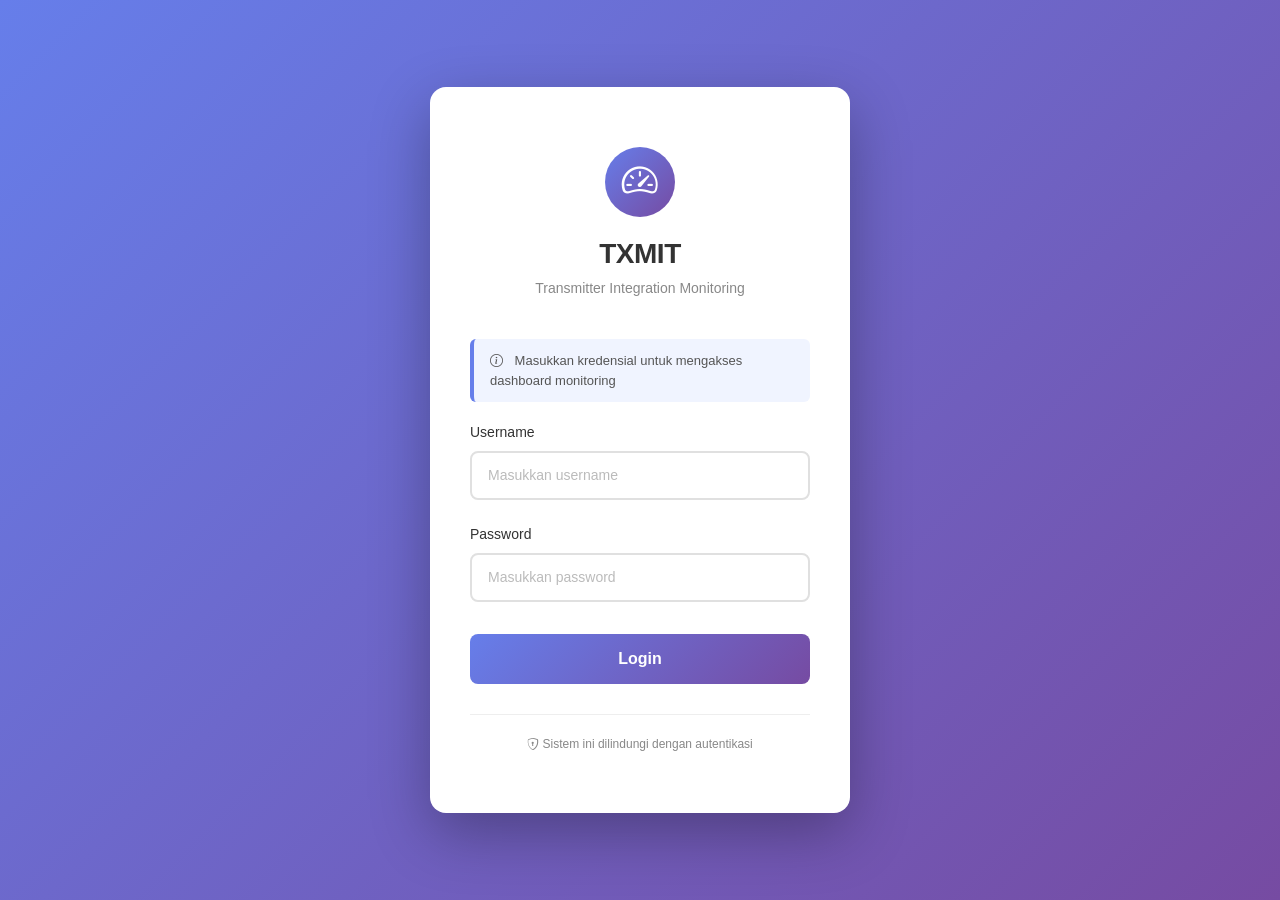
<file: frontend/login.html>
<!DOCTYPE html>
<html lang="id">
<head>
    <meta charset="UTF-8">
    <meta name="viewport" content="width=device-width, initial-scale=1.0">
    <title>Login - API Monitoring System</title>
    <link href="https://cdn.jsdelivr.net/npm/bootstrap@5.3.2/dist/css/bootstrap.min.css" rel="stylesheet">
    <link href="https://cdn.jsdelivr.net/npm/bootstrap-icons@1.11.1/font/bootstrap-icons.css" rel="stylesheet">
    <style>
        * {
            margin: 0;
            padding: 0;
            box-sizing: border-box;
        }

        html, body {
            height: 100%;
            background: linear-gradient(135deg, #667eea 0%, #764ba2 100%);
            font-family: 'Segoe UI', Tahoma, Geneva, Verdana, sans-serif;
        }

        .login-container {
            display: flex;
            align-items: center;
            justify-content: center;
            min-height: 100vh;
            padding: 20px;
        }

        .login-box {
            background: white;
            border-radius: 16px;
            box-shadow: 0 20px 60px rgba(0, 0, 0, 0.3);
            padding: 60px 40px;
            width: 100%;
            max-width: 420px;
            animation: slideIn 0.5s ease-out;
        }

        @keyframes slideIn {
            from {
                opacity: 0;
                transform: translateY(30px);
            }
            to {
                opacity: 1;
                transform: translateY(0);
            }
        }

        .login-header {
            text-align: center;
            margin-bottom: 40px;
        }

        .login-header-icon {
            width: 70px;
            height: 70px;
            background: linear-gradient(135deg, #667eea 0%, #764ba2 100%);
            border-radius: 50%;
            display: flex;
            align-items: center;
            justify-content: center;
            margin: 0 auto 20px;
            font-size: 36px;
            color: white;
        }

        .login-header h1 {
            font-size: 28px;
            color: #333;
            margin-bottom: 8px;
            font-weight: 700;
            letter-spacing: -0.5px;
        }

        .login-header p {
            color: #888;
            font-size: 14px;
            margin: 0;
        }

        .form-group {
            margin-bottom: 24px;
        }

        .form-group label {
            display: block;
            margin-bottom: 8px;
            color: #333;
            font-weight: 500;
            font-size: 14px;
        }

        .form-group input {
            width: 100%;
            padding: 12px 16px;
            border: 2px solid #e0e0e0;
            border-radius: 8px;
            font-size: 14px;
            transition: all 0.3s ease;
            font-family: 'Segoe UI', Tahoma, Geneva, Verdana, sans-serif;
        }

        .form-group input:focus {
            outline: none;
            border-color: #667eea;
            box-shadow: 0 0 0 3px rgba(102, 126, 234, 0.1);
            background-color: #f9f9ff;
        }

        .form-group input::placeholder {
            color: #bbb;
        }

        .login-btn {
            width: 100%;
            padding: 13px;
            background: linear-gradient(135deg, #667eea 0%, #764ba2 100%);
            color: white;
            border: none;
            border-radius: 8px;
            font-size: 16px;
            font-weight: 600;
            cursor: pointer;
            transition: all 0.3s ease;
            margin-top: 8px;
        }

        .login-btn:hover {
            transform: translateY(-2px);
            box-shadow: 0 10px 25px rgba(102, 126, 234, 0.4);
        }

        .login-btn:active {
            transform: translateY(0);
        }

        .login-btn:disabled {
            opacity: 0.6;
            cursor: not-allowed;
            transform: none;
        }

        .alert {
            margin-bottom: 24px;
            border: none;
            border-radius: 8px;
            animation: slideIn 0.3s ease-out;
        }

        .alert-danger {
            background-color: #fee;
            color: #c33;
            border-left: 4px solid #c33;
        }

        .alert-info {
            background-color: #eef;
            color: #33c;
            border-left: 4px solid #33c;
        }

        .form-text {
            font-size: 12px;
            color: #888;
            margin-top: 4px;
        }

        .loading-spinner {
            display: none;
            width: 16px;
            height: 16px;
            border: 2px solid rgba(255, 255, 255, 0.3);
            border-top-color: white;
            border-radius: 50%;
            animation: spin 0.8s linear infinite;
            margin-right: 8px;
        }

        @keyframes spin {
            to { transform: rotate(360deg); }
        }

        .btn-with-loader {
            display: flex;
            align-items: center;
            justify-content: center;
        }

        .footer-text {
            text-align: center;
            margin-top: 30px;
            padding-top: 20px;
            border-top: 1px solid #eee;
            color: #888;
            font-size: 12px;
        }

        .info-box {
            background: #f0f4ff;
            border-left: 4px solid #667eea;
            padding: 12px 16px;
            border-radius: 6px;
            font-size: 13px;
            color: #555;
            margin-bottom: 20px;
        }
    </style>
</head>
<body>
    <div class="login-container">
        <div class="login-box">
            <div class="login-header">
                <div class="login-header-icon">
                    <i class="bi bi-speedometer2"></i>
                </div>
                <h1>TXMIT</h1>
                <p>Transmitter Integration Monitoring</p>
            </div>

            <div id="alertContainer"></div>

            <div class="info-box">
                <i class="bi bi-info-circle me-2"></i>
                Masukkan kredensial untuk mengakses dashboard monitoring
            </div>

            <form id="loginForm">
                <div class="form-group">
                    <label for="username">Username</label>
                    <input 
                        type="text" 
                        id="username" 
                        placeholder="Masukkan username"
                        required
                        autocomplete="username"
                    />
                    
                </div>

                <div class="form-group">
                    <label for="password">Password</label>
                    <input 
                        type="password" 
                        id="password" 
                        placeholder="Masukkan password"
                        required
                        autocomplete="current-password"
                    />
                </div>

                <button type="submit" class="login-btn" id="loginBtn">
                    <div class="btn-with-loader">
                        <div class="loading-spinner" id="loadingSpinner"></div>
                        <span id="btnText">Login</span>
                    </div>
                </button>
            </form>

            <div class="footer-text">
                <p style="margin-bottom: 0;">
                    <i class="bi bi-shield-lock"></i> Sistem ini dilindungi dengan autentikasi
                </p>
            </div>
        </div>
    </div>

    <script src="https://cdn.jsdelivr.net/npm/bootstrap@5.3.2/dist/js/bootstrap.bundle.min.js"></script>
    <script>
        document.getElementById('loginForm').addEventListener('submit', async (e) => {
            e.preventDefault();

            const username = document.getElementById('username').value;
            const password = document.getElementById('password').value;
            const loginBtn = document.getElementById('loginBtn');
            const loadingSpinner = document.getElementById('loadingSpinner');
            const btnText = document.getElementById('btnText');
            const alertContainer = document.getElementById('alertContainer');

            // Show loading state
            loginBtn.disabled = true;
            loadingSpinner.style.display = 'inline-block';
            btnText.textContent = 'Loading...';
            alertContainer.innerHTML = '';

            try {
                const response = await fetch('/api/login', {
                    method: 'POST',
                    headers: {
                        'Content-Type': 'application/json'
                    },
                    body: JSON.stringify({ username, password })
                });

                const data = await response.json();

                if (response.ok) {
                    // Success
                    alertContainer.innerHTML = `
                        <div class="alert alert-info" role="alert">
                            <i class="bi bi-check-circle me-2"></i> Login berhasil! Redirecting...
                        </div>
                    `;
                    setTimeout(() => {
                        window.location.href = '/dashboard';
                    }, 1000);
                } else {
                    // Error
                    alertContainer.innerHTML = `
                        <div class="alert alert-danger" role="alert">
                            <i class="bi bi-exclamation-circle me-2"></i> ${data.message || 'Login gagal'}
                        </div>
                    `;
                    loginBtn.disabled = false;
                    loadingSpinner.style.display = 'none';
                    btnText.textContent = 'Login';
                }
            } catch (error) {
                alertContainer.innerHTML = `
                    <div class="alert alert-danger" role="alert">
                        <i class="bi bi-exclamation-circle me-2"></i> Terjadi kesalahan: ${error.message}
                    </div>
                `;
                loginBtn.disabled = false;
                loadingSpinner.style.display = 'none';
                btnText.textContent = 'Login';
            }
        });

        // Auto-fill default credentials for demo (optional)
    </script>
</body>
</html>
</file>
